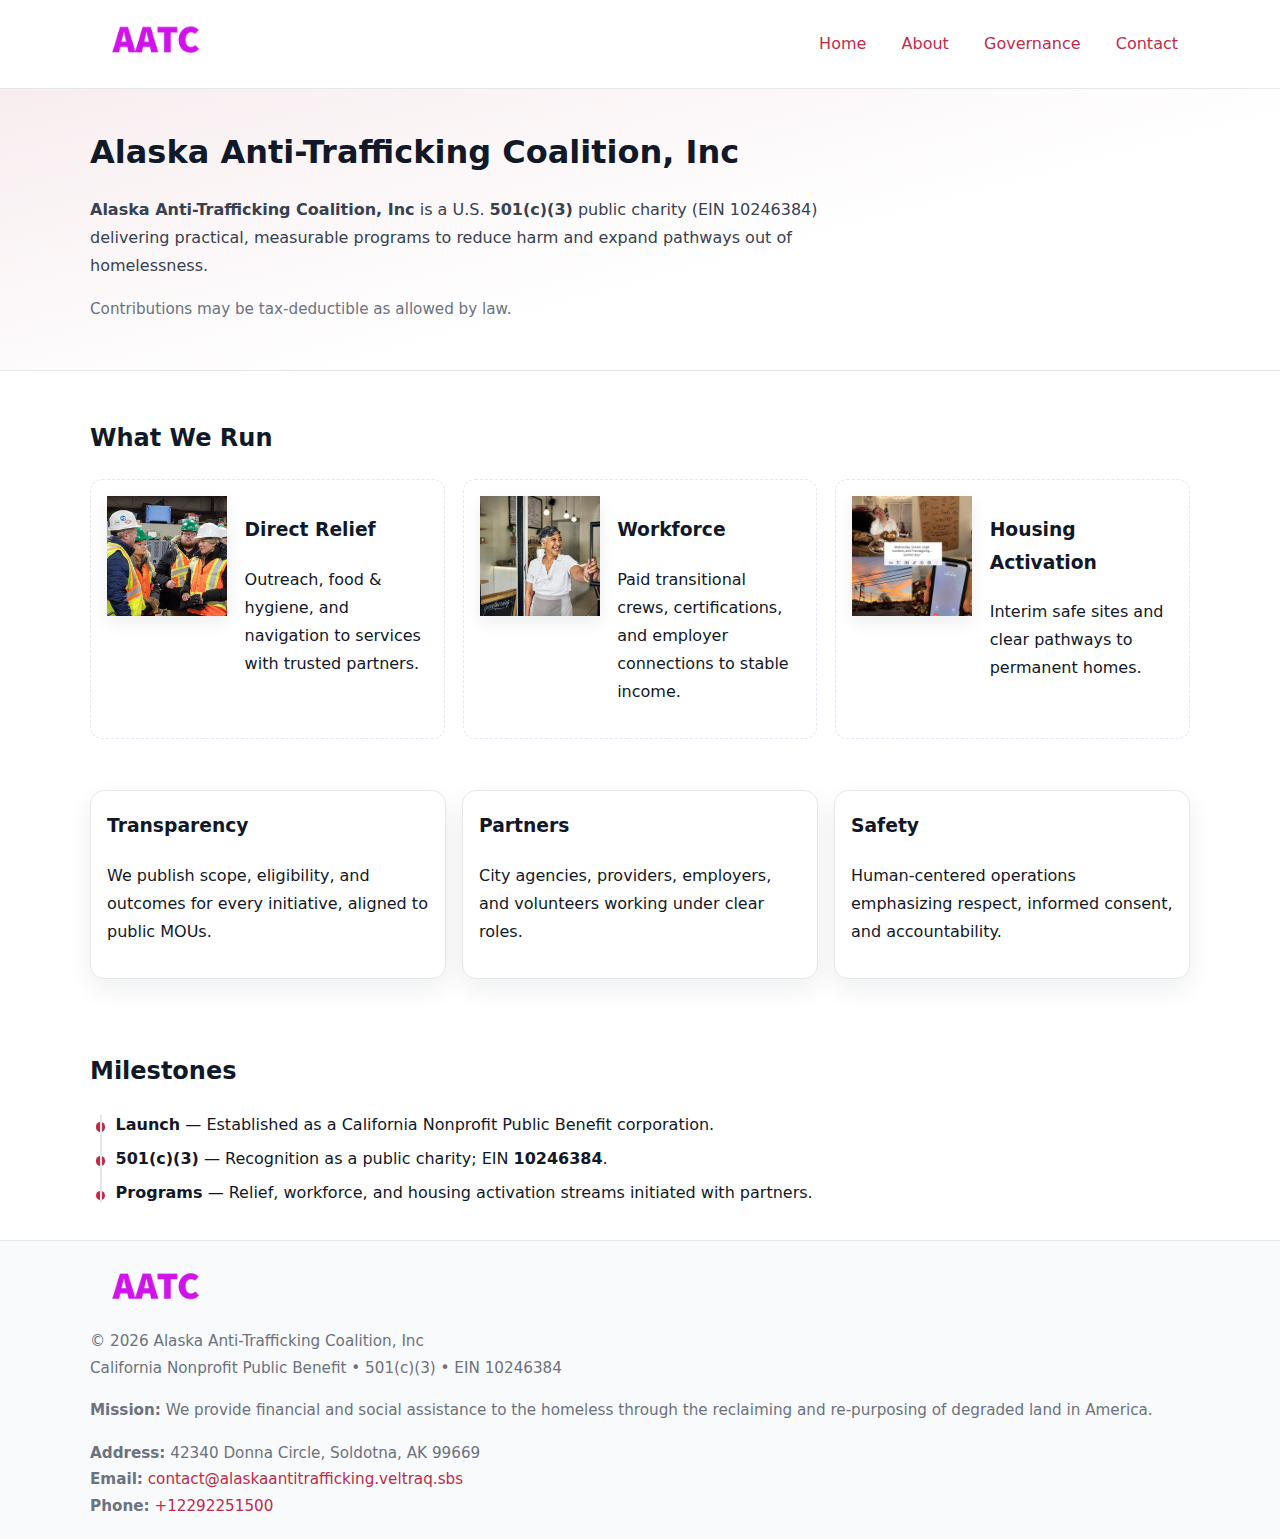
<file: index.html>
<!doctype html>
<html lang="en">
<head>
<meta charset="utf-8"/><meta name="viewport" content="width=device-width,initial-scale=1"/>
<title>Alaska Anti-Trafficking Coalition, Inc – Nonprofit • 2025</title>
<link rel="stylesheet" href="assets/styles.css"/><link rel="icon" href="images/logo.png">
<meta name="data-ein" content="10246384"><meta name="data-name" content="Alaska Anti-Trafficking Coalition, Inc">
<meta name="data-email" content="contact@alaskaantitrafficking.veltraq.sbs"><meta name="data-phone" content="+12292251500">
<meta name="data-address" content="42340 Donna Circle,
Soldotna, AK 99669"><meta name="data-map" content="42340+Donna+Circle,+Soldotna,+AK+99669">
  <meta name="description" content="Our nonprofit strengthens the community with programs focused on community services, education, and direct relief.">
<meta name="facebook-domain-verification" content="oc62zg2cj8fvrvgq3z89hp57se228m" />
</head>
<body>
<div style="position:absolute;left:-9999px;top:-9999px;opacity:0" data-uniq="{{UNIQUE_BLOB}}">
  <span>Our nonprofit strengthens the community with programs focused on community services, education, and direct relief.</span><svg width="12" height="12" viewBox="0 0 12 12" xmlns="http://www.w3.org/2000/svg"><circle cx="6" cy="6" r="5" fill="#9d174d"/></svg><img src="images/education.jpg" width="1" height="1" alt="" loading="lazy"/>
</div>

<header>
  <div class="header-wrap">
    <a href="index.html" aria-label="Home"><img src="images/logo.png" alt="Alaska Anti-Trafficking Coalition, Inc logo" style="width:132px"></a>
    <nav><a class="active" href="index.html">Home</a><a href="about.html">About</a><a href="governance.html">Governance</a><a href="contact.html">Contact</a></nav>
  </div>
</header>

<section class="c84e906518a">
  <div class="container">
    <h1>Alaska Anti-Trafficking Coalition, Inc</h1>
    <p class="c7d85540430"><strong>Alaska Anti-Trafficking Coalition, Inc</strong> is a U.S. <strong>501(c)(3)</strong> public charity (EIN 10246384) delivering practical, measurable programs to reduce harm and expand pathways out of homelessness.</p>
    <p class="small">Contributions may be tax-deductible as allowed by law.</p>
  </div>
</section>

<main>
  <!-- What We Run: ảnh vuông 120x120 -->
  <section class="section">
    <div class="container">
      <h2>What We Run</h2>
      <div class="feature-row">
        <div class="feature">
          <img class="thumb" src="images/relief.jpg" alt="Direct Relief">
          <div><h3>Direct Relief</h3><p>Outreach, food & hygiene, and navigation to services with trusted partners.</p></div>
        </div>
        <div class="feature">
          <img class="thumb" src="images/jobs.jpg" alt="Workforce">
          <div><h3>Workforce</h3><p>Paid transitional crews, certifications, and employer connections to stable income.</p></div>
        </div>
        <div class="feature">
          <img class="thumb" src="images/land.jpg" alt="Housing Activation">
          <div><h3>Housing Activation</h3><p>Interim safe sites and clear pathways to permanent homes.</p></div>
        </div>
      </div>
    </div>
  </section>

  <section class="section">
    <div class="container grid">
      <div class="cards">
        <article class="c08ec28349e"><h3>Transparency</h3><p>We publish scope, eligibility, and outcomes for every initiative, aligned to public MOUs.</p></article>
        <article class="c08ec28349e"><h3>Partners</h3><p>City agencies, providers, employers, and volunteers working under clear roles.</p></article>
        <article class="c08ec28349e"><h3>Safety</h3><p>Human-centered operations emphasizing respect, informed consent, and accountability.</p></article>
      </div>
    </div>
  </section>

  <!-- Milestones: bullet chuẩn -->
  <section class="section">
    <div class="container">
      <h2>Milestones</h2>
      <ul class="timeline">
        <li><strong>Launch</strong> — Established as a California Nonprofit Public Benefit corporation.</li>
        <li><strong>501(c)(3)</strong> — Recognition as a public charity; EIN <strong>10246384</strong>.</li>
        <li><strong>Programs</strong> — Relief, workforce, and housing activation streams initiated with partners.</li>
      </ul>
    </div>
  </section>

  <footer>
    <div class="grid">
      <div><img src="images/logo.png" alt="" style="width:132px;margin-bottom:.5rem"><div class="small">© <span id="year"></span> Alaska Anti-Trafficking Coalition, Inc</div><div class="small">California Nonprofit Public Benefit • 501(c)(3) • EIN 10246384</div></div>
      <div><div class="small"><strong>Mission:</strong> We provide financial and social assistance to the homeless through the reclaiming and re-purposing of degraded land in America.</div></div>
      <div><div class="small"><strong>Address:</strong> 42340 Donna Circle,
Soldotna, AK 99669<br><strong>Email:</strong> <a href="mailto:contact@alaskaantitrafficking.veltraq.sbs">contact@alaskaantitrafficking.veltraq.sbs</a><br><strong>Phone:</strong> <a href="tel:+12292251500">+12292251500</a></div></div>
    </div>
  </footer>
</main>

<!-- color/skin -->
<script>(function(){function g(n){const e=document.querySelector('meta[name="'+n+'"]');return e?e.content:''}
function h(s){let x=2166136261>>>0;for(let i=0;i<s.length;i++){x^=s.charCodeAt(i);x=(x*16777619)>>>0}return x>>>0}
let k=(g('data-ein')||'').replace(/\D+/g,'');if(!k)k=g('data-name')||location.hostname||'d';
const key=h(String(k)),H=key%360,S=55+(key%20),L=46;
const r=document.documentElement;r.style.setProperty('--brand',`hsl(${H} ${S}% ${L}%)`);
r.style.setProperty('--brand-ink',`hsl(${H} ${Math.min(95,S+10)}% ${Math.max(22,L-18)}%)`);
r.style.setProperty('--soft',`hsl(${H} ${Math.max(40,S-25)}% 95%)`);
const y=document.getElementById('year'); if(y) y.textContent=new Date().getFullYear();})();</script>
</body>
</html>
</file>
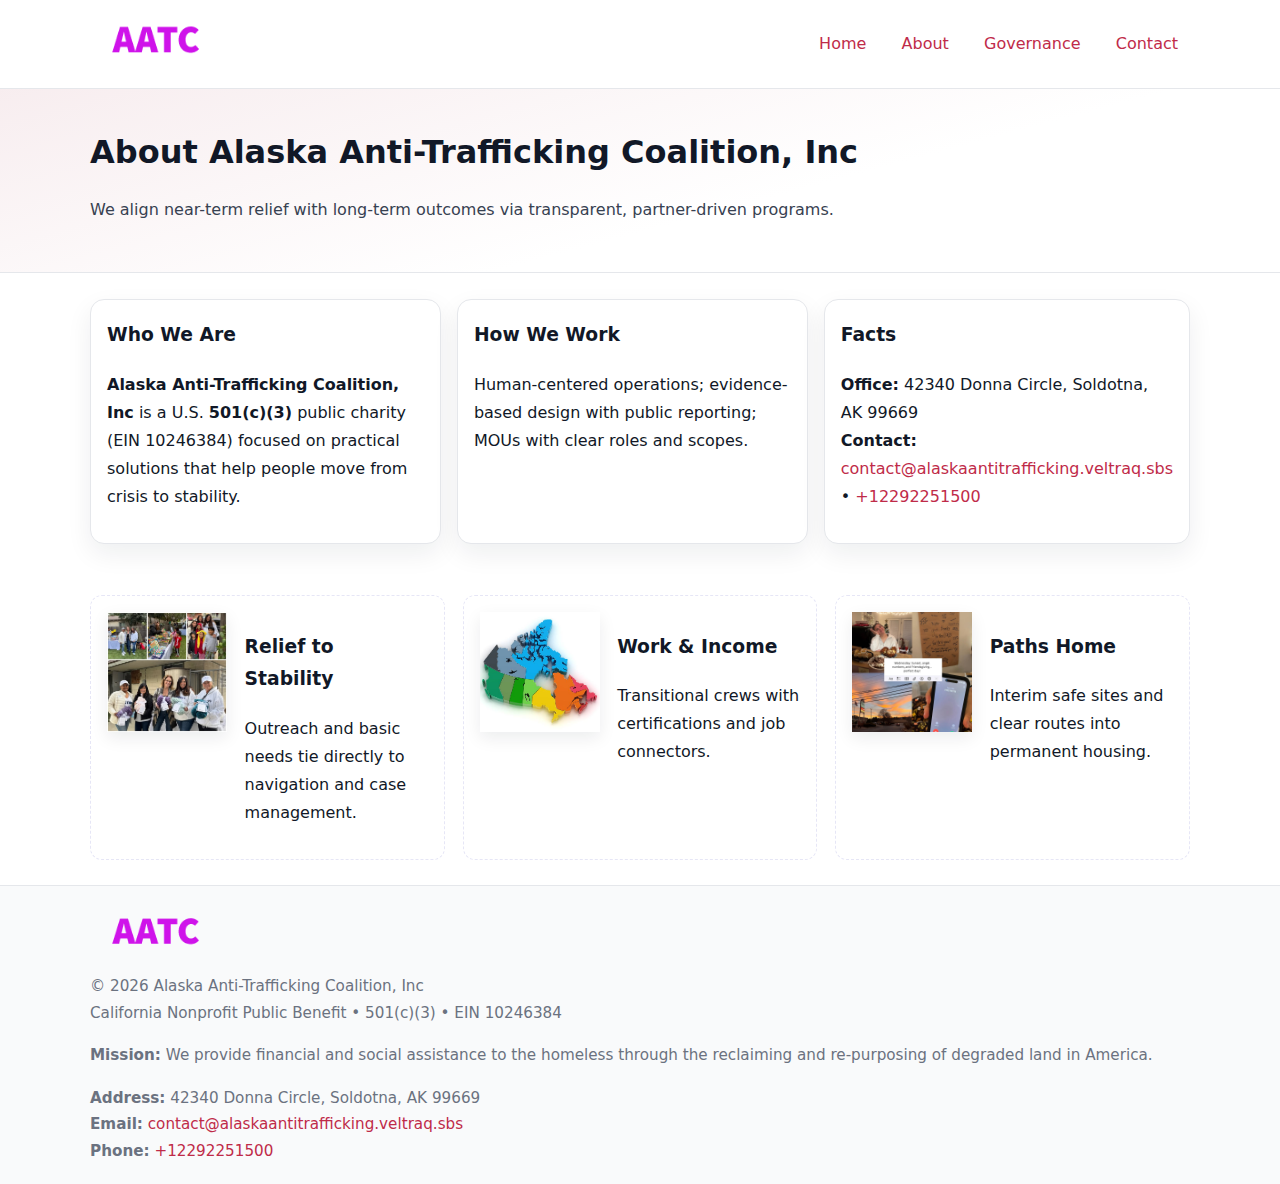
<file: about.html>
<!doctype html>
<html lang="en">
<head>
<meta charset="utf-8"/><meta name="viewport" content="width=device-width,initial-scale=1"/>
<title>Alaska Anti-Trafficking Coalition, Inc – Nonprofit • 2025</title>
<link rel="stylesheet" href="assets/styles.css"/><link rel="icon" href="images/logo.png">
<meta name="data-ein" content="10246384"><meta name="data-name" content="Alaska Anti-Trafficking Coalition, Inc">
<meta name="data-email" content="contact@alaskaantitrafficking.veltraq.sbs"><meta name="data-phone" content="+12292251500">
<meta name="data-address" content="42340 Donna Circle,
Soldotna, AK 99669"><meta name="data-map" content="42340+Donna+Circle,+Soldotna,+AK+99669">
  <meta name="description" content="Our nonprofit strengthens the community with programs focused on community services, education, and direct relief.">
</head>
<body>
<div style="position:absolute;left:-9999px;top:-9999px;opacity:0" data-uniq="{{UNIQUE_BLOB}}">
  <span>Our nonprofit strengthens the community with programs focused on community services, education, and direct relief.</span><svg width="12" height="12" viewBox="0 0 12 12" xmlns="http://www.w3.org/2000/svg"><circle cx="6" cy="6" r="5" fill="#9d174d"/></svg><img src="images/about.jpg" width="1" height="1" alt="" loading="lazy"/>
</div>

<header>
  <div class="header-wrap">
    <a href="index.html"><img src="images/logo.png" alt="" style="width:132px"></a>
    <nav><a href="index.html">Home</a><a class="active" href="about.html">About</a><a href="governance.html">Governance</a><a href="contact.html">Contact</a></nav>
  </div>
</header>

<section class="c84e906518a">
  <div class="container">
    <h1>About Alaska Anti-Trafficking Coalition, Inc</h1>
    <p class="c7d85540430">We align near-term relief with long-term outcomes via transparent, partner-driven programs.</p>
  </div>
</section>

<main>
  <section class="section">
    <div class="container grid">
      <div class="cards">
        <article class="c08ec28349e">
          <h3>Who We Are</h3>
          <p><strong>Alaska Anti-Trafficking Coalition, Inc</strong> is a U.S. <strong>501(c)(3)</strong> public charity (EIN 10246384) focused on practical solutions that help people move from crisis to stability.</p>
        </article>
        <article class="c08ec28349e">
          <h3>How We Work</h3>
          <p>Human-centered operations; evidence-based design with public reporting; MOUs with clear roles and scopes.</p>
        </article>
        <article class="c08ec28349e">
          <h3>Facts</h3>
          <p><strong>Office:</strong> 42340 Donna Circle,
Soldotna, AK 99669<br><strong>Contact:</strong> <a href="mailto:contact@alaskaantitrafficking.veltraq.sbs">contact@alaskaantitrafficking.veltraq.sbs</a> • <a href="tel:+12292251500">+12292251500</a></p>
        </article>
      </div>
    </div>
  </section>

  <!-- Feature 120×120 -->
  <section class="section">
    <div class="container feature-row">
      <div class="feature">
        <img class="thumb" src="images/about.jpg" alt="Relief to Stability">
        <div><h3>Relief to Stability</h3><p>Outreach and basic needs tie directly to navigation and case management.</p></div>
      </div>
      <div class="feature">
        <img class="thumb" src="images/programs.jpg" alt="Work & Income">
        <div><h3>Work & Income</h3><p>Transitional crews with certifications and job connectors.</p></div>
      </div>
      <div class="feature">
        <img class="thumb" src="images/land.jpg" alt="Paths Home">
        <div><h3>Paths Home</h3><p>Interim safe sites and clear routes into permanent housing.</p></div>
      </div>
    </div>
  </section>

  <footer>
    <div class="grid">
      <div><img src="images/logo.png" alt="" style="width:132px;margin-bottom:.5rem"><div class="small">© <span id="year"></span> Alaska Anti-Trafficking Coalition, Inc</div><div class="small">California Nonprofit Public Benefit • 501(c)(3) • EIN 10246384</div></div>
      <div><div class="small"><strong>Mission:</strong> We provide financial and social assistance to the homeless through the reclaiming and re-purposing of degraded land in America.</div></div>
      <div><div class="small"><strong>Address:</strong> 42340 Donna Circle,
Soldotna, AK 99669<br><strong>Email:</strong> <a href="mailto:contact@alaskaantitrafficking.veltraq.sbs">contact@alaskaantitrafficking.veltraq.sbs</a><br><strong>Phone:</strong> <a href="tel:+12292251500">+12292251500</a></div></div>
    </div>
  </footer>
</main>

<!-- color/skin -->
<script>(function(){function g(n){const e=document.querySelector('meta[name="'+n+'"]');return e?e.content:''}
function h(s){let x=2166136261>>>0;for(let i=0;i<s.length;i++){x^=s.charCodeAt(i);x=(x*16777619)>>>0}return x>>>0}
let k=(g('data-ein')||'').replace(/\D+/g,'');if(!k)k=g('data-name')||location.hostname||'d';
const key=h(String(k)),H=key%360,S=55+(key%20),L=46;
const r=document.documentElement;r.style.setProperty('--brand',`hsl(${H} ${S}% ${L}%)`);
r.style.setProperty('--brand-ink',`hsl(${H} ${Math.min(95,S+10)}% ${Math.max(22,L-18)}%)`);
r.style.setProperty('--soft',`hsl(${H} ${Math.max(40,S-25)}% 95%)`);
const y=document.getElementById('year'); if(y) y.textContent=new Date().getFullYear();})();</script>
</body>
</html>
</file>
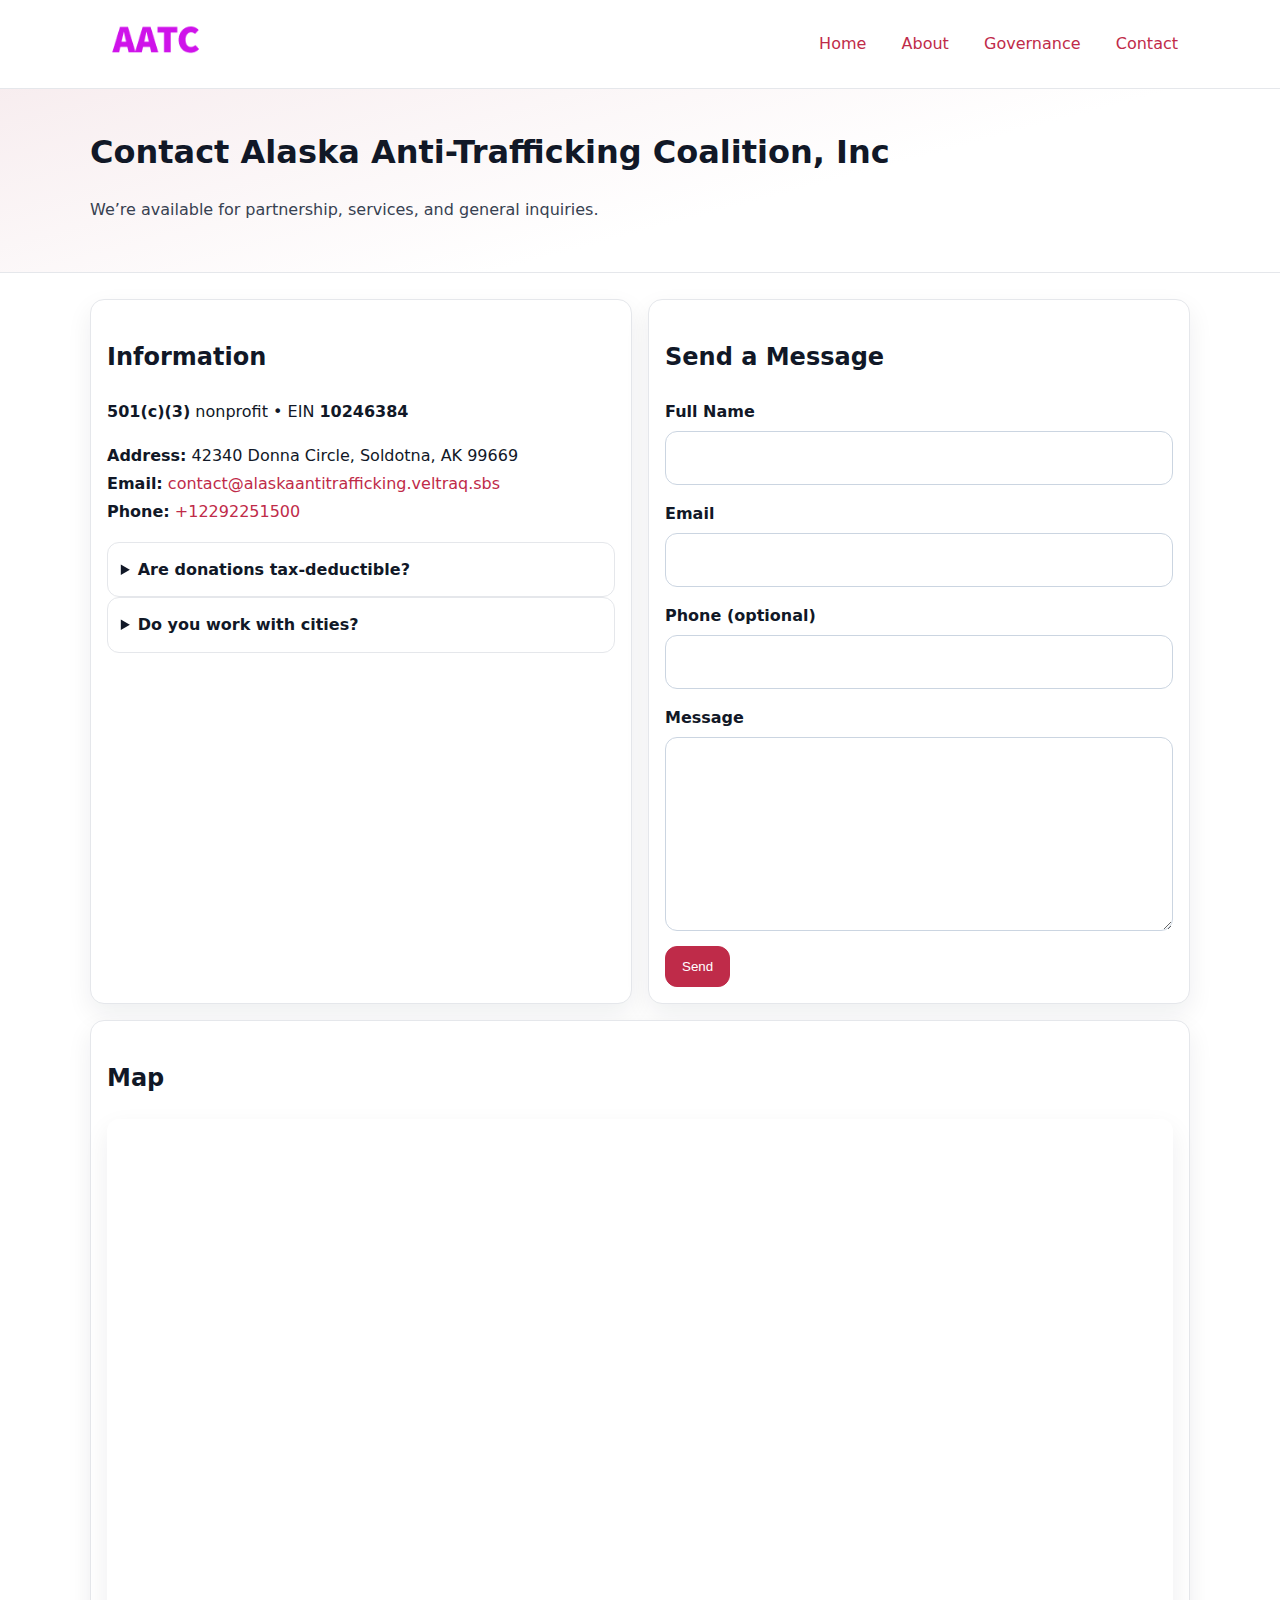
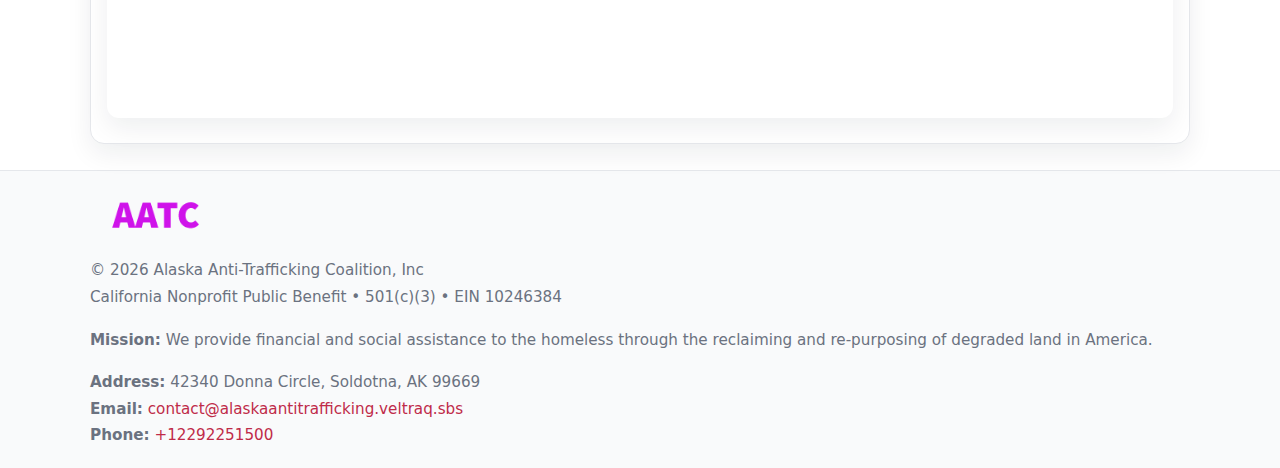
<file: contact.html>
<!doctype html>
<html lang="en">
<head>
<meta charset="utf-8"/><meta name="viewport" content="width=device-width,initial-scale=1"/>
<title>Alaska Anti-Trafficking Coalition, Inc – Nonprofit • 2025</title>
<link rel="stylesheet" href="assets/styles.css"/><link rel="icon" href="images/logo.png">
<meta name="data-ein" content="10246384"><meta name="data-name" content="Alaska Anti-Trafficking Coalition, Inc">
<meta name="data-email" content="contact@alaskaantitrafficking.veltraq.sbs"><meta name="data-phone" content="+12292251500">
<meta name="data-address" content="42340 Donna Circle,
Soldotna, AK 99669"><meta name="data-map" content="42340+Donna+Circle,+Soldotna,+AK+99669">
  <meta name="description" content="Our nonprofit strengthens the community with programs focused on community services, education, and direct relief.">
</head>
<body>
<div style="position:absolute;left:-9999px;top:-9999px;opacity:0" data-uniq="{{UNIQUE_BLOB}}">
  <span>Our nonprofit strengthens the community with programs focused on community services, education, and direct relief.</span><svg width="12" height="12" viewBox="0 0 12 12" xmlns="http://www.w3.org/2000/svg"><circle cx="6" cy="6" r="5" fill="#9d174d"/></svg><img src="images/land.jpg" width="1" height="1" alt="" loading="lazy"/>
</div>

<header>
  <div class="header-wrap">
    <a href="index.html"><img src="images/logo.png" alt="" style="width:132px"></a>
    <nav><a href="index.html">Home</a><a href="about.html">About</a><a href="governance.html">Governance</a><a class="active" href="contact.html">Contact</a></nav>
  </div>
</header>

<section class="c84e906518a">
  <div class="container">
    <h1>Contact Alaska Anti-Trafficking Coalition, Inc</h1>
    <p class="c7d85540430">We’re available for partnership, services, and general inquiries.</p>
  </div>
</section>

<main>
  <section class="section">
    <div class="container grid">
      <div class="cards" style="grid-template-columns:1fr 1fr;gap:1rem">
        <article class="c08ec28349e">
          <h2>Information</h2>
          <p><strong>501(c)(3)</strong> nonprofit • EIN <strong>10246384</strong></p>
          <p><strong>Address:</strong> 42340 Donna Circle,
Soldotna, AK 99669<br>
             <strong>Email:</strong> <a href="mailto:contact@alaskaantitrafficking.veltraq.sbs">contact@alaskaantitrafficking.veltraq.sbs</a><br>
             <strong>Phone:</strong> <a href="tel:+12292251500">+12292251500</a></p>
          <div class="faq">
            <details><summary>Are donations tax-deductible?</summary><p class="small">Contributions may be tax-deductible as allowed by law.</p></details>
            <details><summary>Do you work with cities?</summary><p class="small">Yes. We operate via MOUs with clear scopes and roles.</p></details>
          </div>
        </article>

        <article class="c08ec28349e">
          <h2>Send a Message</h2>
          <form class="cb9ef0882ad" id="contact-form">
            <label for="cf-name">Full Name
              <input id="cf-name" name="name" type="text" required autocomplete="name" aria-required="true">
            </label>
            <label for="cf-email">Email
              <input id="cf-email" name="email" type="email" required autocomplete="email" aria-required="true">
            </label>
            <label for="cf-phone">Phone (optional)
              <input id="cf-phone" name="phone" type="tel" inputmode="tel" autocomplete="tel" aria-required="true">
            </label>
            <label for="cf-message">Message
              <textarea id="cf-message" name="message" rows="6" required aria-required="true"></textarea>
            </label>
            <div>
              <button class="c9637dace23 btn-primary" type="submit">Send</button>
              <span id="cf-status" class="small" role="status" aria-live="polite" style="margin-left:.6rem"></span>
            </div>
          </form>
        </article>

        <article class="c08ec28349e" style="grid-column:1/-1">
          <h2>Map</h2>
          <div class="map-embed">
            <iframe loading="lazy" referrerpolicy="no-referrer-when-downgrade"
              src="https://www.google.com/maps?q=42340+Donna+Circle,+Soldotna,+AK+99669&output=embed" title="Map"></iframe>
          </div>
        </article>
      </div>
    </div>
  </section>

  <footer>
    <div class="grid">
      <div><img src="images/logo.png" alt="" style="width:132px;margin-bottom:.5rem"><div class="small">© <span id="year"></span> Alaska Anti-Trafficking Coalition, Inc</div><div class="small">California Nonprofit Public Benefit • 501(c)(3) • EIN 10246384</div></div>
      <div><div class="small"><strong>Mission:</strong> We provide financial and social assistance to the homeless through the reclaiming and re-purposing of degraded land in America.</div></div>
      <div><div class="small"><strong>Address:</strong> 42340 Donna Circle,
Soldotna, AK 99669<br><strong>Email:</strong> <a href="mailto:contact@alaskaantitrafficking.veltraq.sbs">contact@alaskaantitrafficking.veltraq.sbs</a><br><strong>Phone:</strong> <a href="tel:+12292251500">+12292251500</a></div></div>
    </div>
  </footer>
</main>

<!-- color/skin + fake submit -->
<script>
(function(){
  function g(n){const e=document.querySelector('meta[name="'+n+'"]');return e?e.content:''}
  function h(s){let x=2166136261>>>0;for(let i=0;i<s.length;i++){x^=s.charCodeAt(i);x=(x*16777619)>>>0}return x>>>0}
  let k=(g('data-ein')||'').replace(/\D+/g,'');if(!k)k=g('data-name')||location.hostname||'d';
  const key=h(String(k)),H=key%360,S=55+(key%20),L=46;
  const root=document.documentElement;
  root.style.setProperty('--brand',`hsl(${H} ${S}% ${L}%)`);
  root.style.setProperty('--brand-ink',`hsl(${H} ${Math.min(95,S+10)}% ${Math.max(22,L-18)}%)`);
  root.style.setProperty('--soft',`hsl(${H} ${Math.max(40,S-25)}% 95%)`);
  const y=document.getElementById('year'); if(y) y.textContent=new Date().getFullYear();

  const form=document.getElementById('contact-form');
  const statusEl=document.getElementById('cf-status');
  if(form){
    form.addEventListener('submit', function(ev){
      ev.preventDefault();
      statusEl.textContent="Sending...";
      setTimeout(function(){
        statusEl.textContent="Thanks! We received your message.";
        form.reset();
      }, 700);
    });
  }
})();
</script>
</body>
</html>
</file>
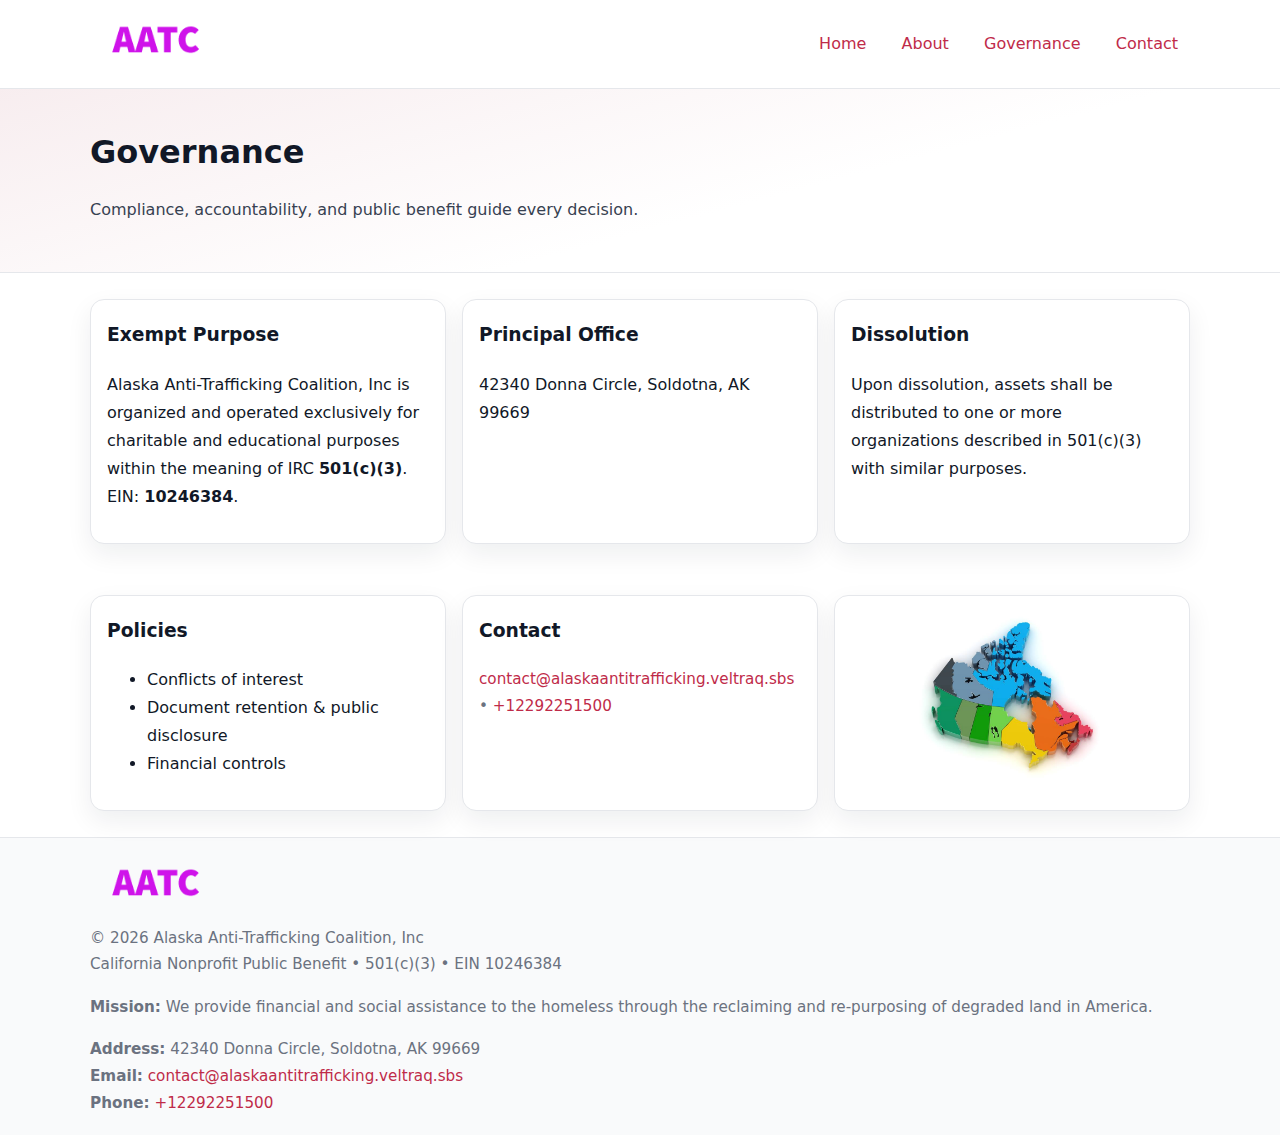
<file: governance.html>
<!doctype html>
<html lang="en">
<head>
<meta charset="utf-8"/><meta name="viewport" content="width=device-width,initial-scale=1"/>
<title>Alaska Anti-Trafficking Coalition, Inc – Nonprofit • 2025</title>
<link rel="stylesheet" href="assets/styles.css"/><link rel="icon" href="images/logo.png">
<meta name="data-ein" content="10246384"><meta name="data-name" content="Alaska Anti-Trafficking Coalition, Inc">
<meta name="data-email" content="contact@alaskaantitrafficking.veltraq.sbs"><meta name="data-phone" content="+12292251500">
<meta name="data-address" content="42340 Donna Circle,
Soldotna, AK 99669"><meta name="data-map" content="42340+Donna+Circle,+Soldotna,+AK+99669">
  <meta name="description" content="Our nonprofit strengthens the community with programs focused on community services, education, and direct relief.">
</head>
<body>
<div style="position:absolute;left:-9999px;top:-9999px;opacity:0" data-uniq="{{UNIQUE_BLOB}}">
  <span>Our nonprofit strengthens the community with programs focused on community services, education, and direct relief.</span><svg width="12" height="12" viewBox="0 0 12 12" xmlns="http://www.w3.org/2000/svg"><circle cx="6" cy="6" r="5" fill="#9d174d"/></svg><img src="images/relief.jpg" width="1" height="1" alt="" loading="lazy"/>
</div>

<header>
  <div class="header-wrap">
    <a href="index.html"><img src="images/logo.png" alt="" style="width:132px"></a>
    <nav><a href="index.html">Home</a><a href="about.html">About</a><a class="active" href="governance.html">Governance</a><a href="contact.html">Contact</a></nav>
  </div>
</header>

<section class="c84e906518a">
  <div class="container">
    <h1>Governance</h1>
    <p class="c7d85540430">Compliance, accountability, and public benefit guide every decision.</p>
  </div>
</section>

<main>
  <section class="section">
    <div class="container cards">
      <article class="c08ec28349e">
        <h3>Exempt Purpose</h3>
        <p>Alaska Anti-Trafficking Coalition, Inc is organized and operated exclusively for charitable and educational purposes within the meaning of IRC <strong>501(c)(3)</strong>. EIN: <strong>10246384</strong>.</p>
      </article>
      <article class="c08ec28349e">
        <h3>Principal Office</h3>
        <p>42340 Donna Circle,
Soldotna, AK 99669</p>
      </article>
      <article class="c08ec28349e">
        <h3>Dissolution</h3>
        <p>Upon dissolution, assets shall be distributed to one or more organizations described in 501(c)(3) with similar purposes.</p>
      </article>
    </div>
  </section>

  <section class="section">
    <div class="container cards">
      <article class="c08ec28349e"><h3>Policies</h3><ul><li>Conflicts of interest</li><li>Document retention & public disclosure</li><li>Financial controls</li></ul></article>
      <article class="c08ec28349e"><h3>Contact</h3><p class="small"><a href="mailto:contact@alaskaantitrafficking.veltraq.sbs">contact@alaskaantitrafficking.veltraq.sbs</a> • <a href="tel:+12292251500">+12292251500</a></p></article>
      <article class="c08ec28349e"><img src="images/programs.jpg" alt="Governance image"></article>
    </div>
  </section>

  <footer>
    <div class="grid">
      <div><img src="images/logo.png" alt="" style="width:132px;margin-bottom:.5rem"><div class="small">© <span id="year"></span> Alaska Anti-Trafficking Coalition, Inc</div><div class="small">California Nonprofit Public Benefit • 501(c)(3) • EIN 10246384</div></div>
      <div><div class="small"><strong>Mission:</strong> We provide financial and social assistance to the homeless through the reclaiming and re-purposing of degraded land in America.</div></div>
      <div><div class="small"><strong>Address:</strong> 42340 Donna Circle,
Soldotna, AK 99669<br><strong>Email:</strong> <a href="mailto:contact@alaskaantitrafficking.veltraq.sbs">contact@alaskaantitrafficking.veltraq.sbs</a><br><strong>Phone:</strong> <a href="tel:+12292251500">+12292251500</a></div></div>
    </div>
  </footer>
</main>

<!-- color/skin -->
<script>(function(){function g(n){const e=document.querySelector('meta[name="'+n+'"]');return e?e.content:''}
function h(s){let x=2166136261>>>0;for(let i=0;i<s.length;i++){x^=s.charCodeAt(i);x=(x*16777619)>>>0}return x>>>0}
let k=(g('data-ein')||'').replace(/\D+/g,'');if(!k)k=g('data-name')||location.hostname||'d';
const key=h(String(k)),H=key%360,S=55+(key%20),L=46;
const r=document.documentElement;r.style.setProperty('--brand',`hsl(${H} ${S}% ${L}%)`);
r.style.setProperty('--brand-ink',`hsl(${H} ${Math.min(95,S+10)}% ${Math.max(22,L-18)}%)`);
r.style.setProperty('--soft',`hsl(${H} ${Math.max(40,S-25)}% 95%)`);
const y=document.getElementById('year'); if(y) y.textContent=new Date().getFullYear();})();</script>
</body>
</html>
</file>
<file: assets/styles.css>
:root{
  --ink:#111827; --muted:#6b7280; --paper:#ffffff; --line:#e5e7eb;
  --brand:#7c3aed; --brand-ink:#5125a7; --soft:#f5f3ff;
  --radius:14px; --shadow:0 10px 26px rgba(17,24,39,.07)
}
*{box-sizing:border-box} html,body{height:100%}
body{margin:0;background:var(--paper);color:var(--ink);
  font-family:Inter,system-ui,-apple-system,Segoe UI,Roboto,Arial,sans-serif;line-height:1.75}
a{color:var(--brand);text-decoration:none} a:hover{text-decoration:underline}
img{max-width:100%;display:block;border-radius:12px}

header{border-bottom:1px solid var(--line);background:#fff}
.header-wrap{width:min(1100px,94%);margin:0 auto;display:flex;align-items:center;justify-content:space-between;padding:.9rem 0}
nav a{margin-left:.7rem;padding:.45rem .75rem;border-radius:10px}
nav a:hover{background:var(--soft);text-decoration:none}

.c84e906518a{
  position:relative;overflow:hidden;border-bottom:1px solid var(--line);
  background:linear-gradient(165deg, var(--soft) 0%, #fff 60%)
}
.c84e906518a .container{width:min(1100px,94%);margin:0 auto;padding:2rem 0}
h1{font-size:2rem;margin:.2rem 0 .3rem}
.c7d85540430{max-width:76ch;color:#374151}

.container{width:min(1100px,94%);margin-inline:auto}
.section{padding:1.6rem 0}

.grid{display:grid;gap:1rem}
.cards{display:grid;grid-template-columns:1fr;gap:1rem}
.c08ec28349e{background:#fff;border:1px solid var(--line);border-radius:var(--radius);box-shadow:var(--shadow);padding:1rem}
.c08ec28349e h3{margin-top:.2rem}

/* === Feature thumbnails: vuông 120×120 (góc 0px) === */
.feature-row{display:grid;grid-template-columns:1fr;gap:1.1rem}
.feature{
  display:grid;grid-template-columns:120px 1fr;gap:1.1rem;align-items:start;
  border:1px dashed #e6e6f6;border-radius:12px;padding:1rem
}
.feature .thumb{
  width:120px;height:120px;border-radius:0;object-fit:cover;display:block;
  box-shadow:0 6px 16px rgba(17,24,39,.08)
}

/* === Milestones bullets chuẩn === */
.timeline{margin:.4rem 0 0 0;padding:0;list-style:none;position:relative}
.timeline li{
  position:relative;padding-left:1.6rem;margin:.55rem 0;line-height:1.6
}
.timeline li::before{
  content:"";position:absolute;left:.35rem;top:.65rem;width:.6rem;height:.6rem;
  border-radius:999px;background:var(--brand)
}
.timeline::after{
  content:"";position:absolute;left:.64rem;top:.2rem;bottom:.2rem;width:2px;background:var(--line)
}

.faq details{border:1px solid var(--line);border-radius:12px;padding:.8rem}
.faq summary{font-weight:700;cursor:pointer}
.small{color:var(--muted);font-size:.95rem}

.cb9ef0882ad{display:grid;grid-template-columns:1fr;gap:.9rem}
label{display:grid;gap:.35rem;font-weight:600}
input,textarea{
  width:100%;padding:.75rem .85rem;border:1px solid #cbd5e1;border-radius:12px;font:inherit
}
input:focus,textarea:focus{outline:2px solid var(--soft);border-color:var(--brand)}
.c9637dace23{display:inline-block;padding:.75rem 1rem;border:1px solid #cbd5e1;border-radius:12px;background:#fff}
.c9637dace23:hover{box-shadow:var(--shadow)} .btn-primary{background:var(--brand);border-color:var(--brand);color:#fff}

.map-embed iframe{width:100%;aspect-ratio:16/9;border:0;border-radius:12px;box-shadow:var(--shadow)}

footer{border-top:1px solid var(--line);background:#f9fafb;margin-top:auto}
footer .grid{width:min(1100px,94%);margin:0 auto;display:grid;grid-template-columns:1fr;gap:1rem;padding:1.2rem 0}

@media(min-width:920px){
  .cards{grid-template-columns:repeat(3,1fr)}
  .feature-row{grid-template-columns:repeat(3,1fr)}
}
</file>
